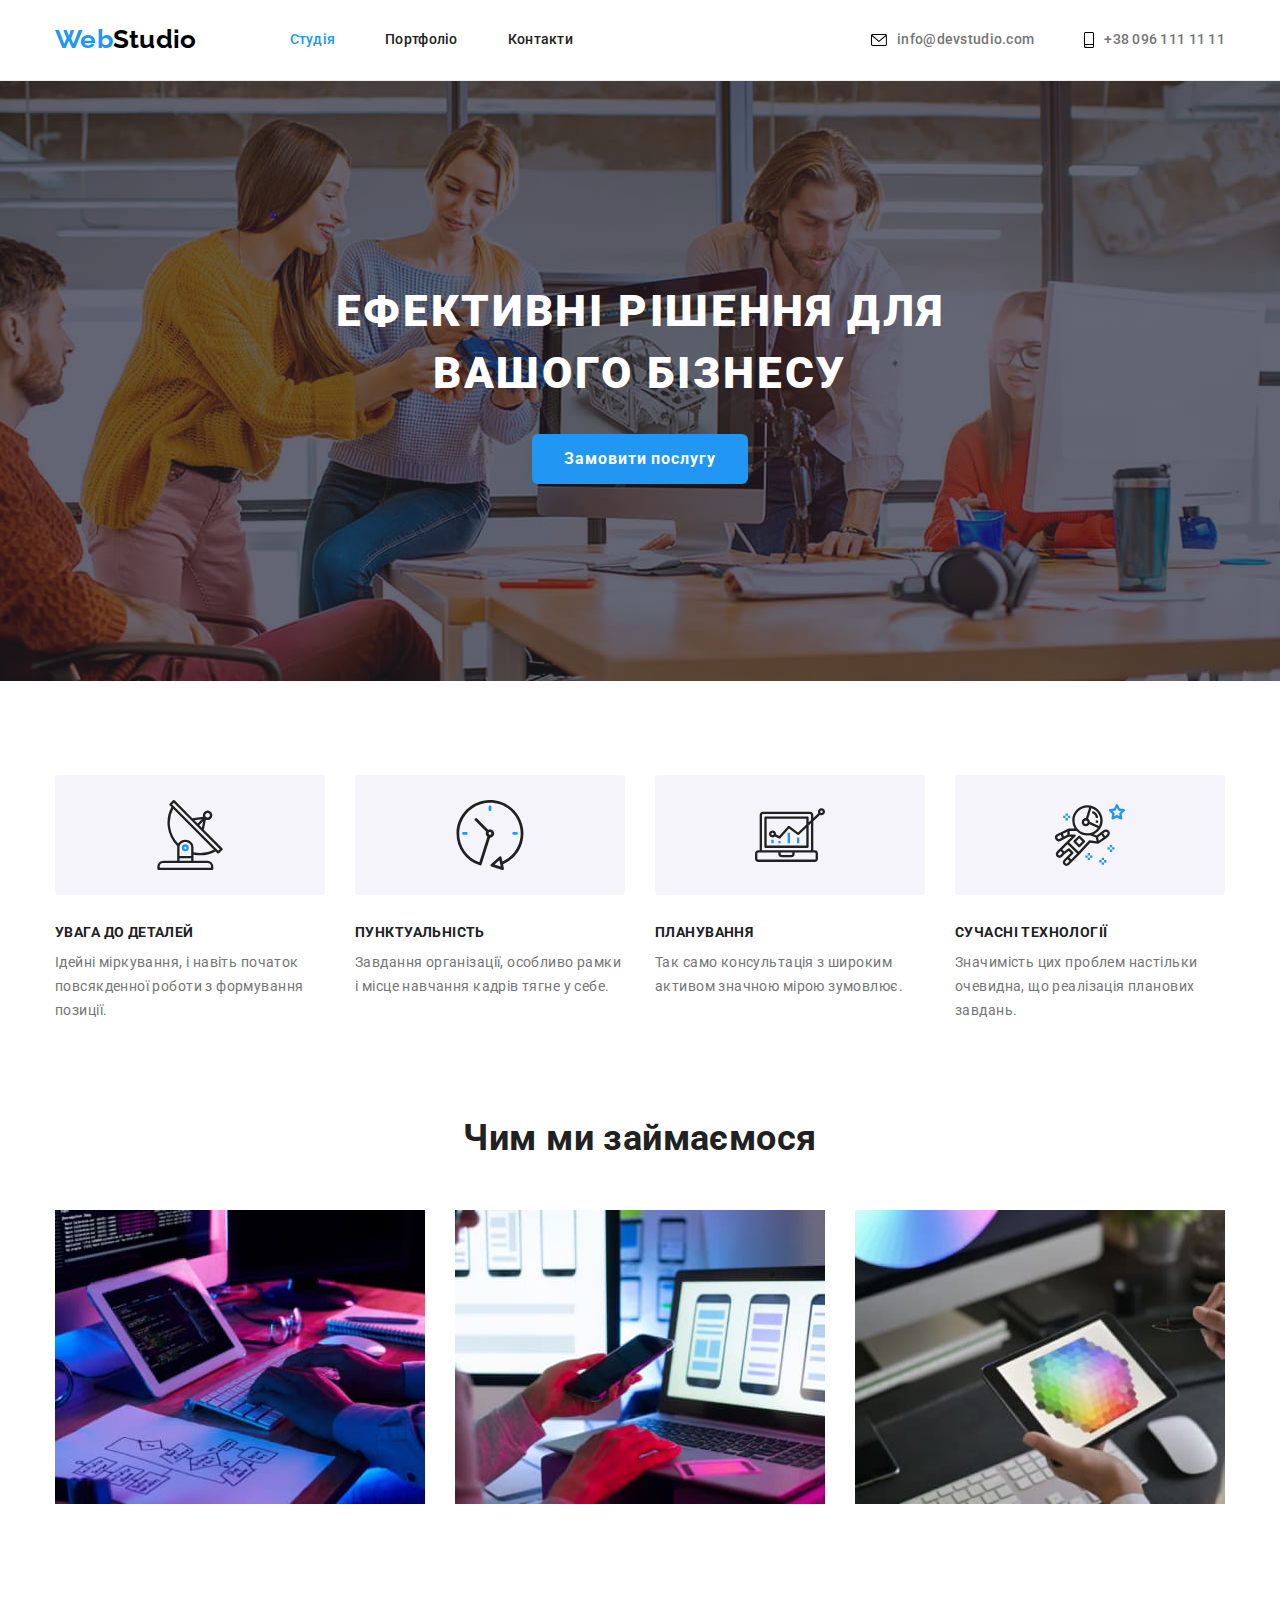
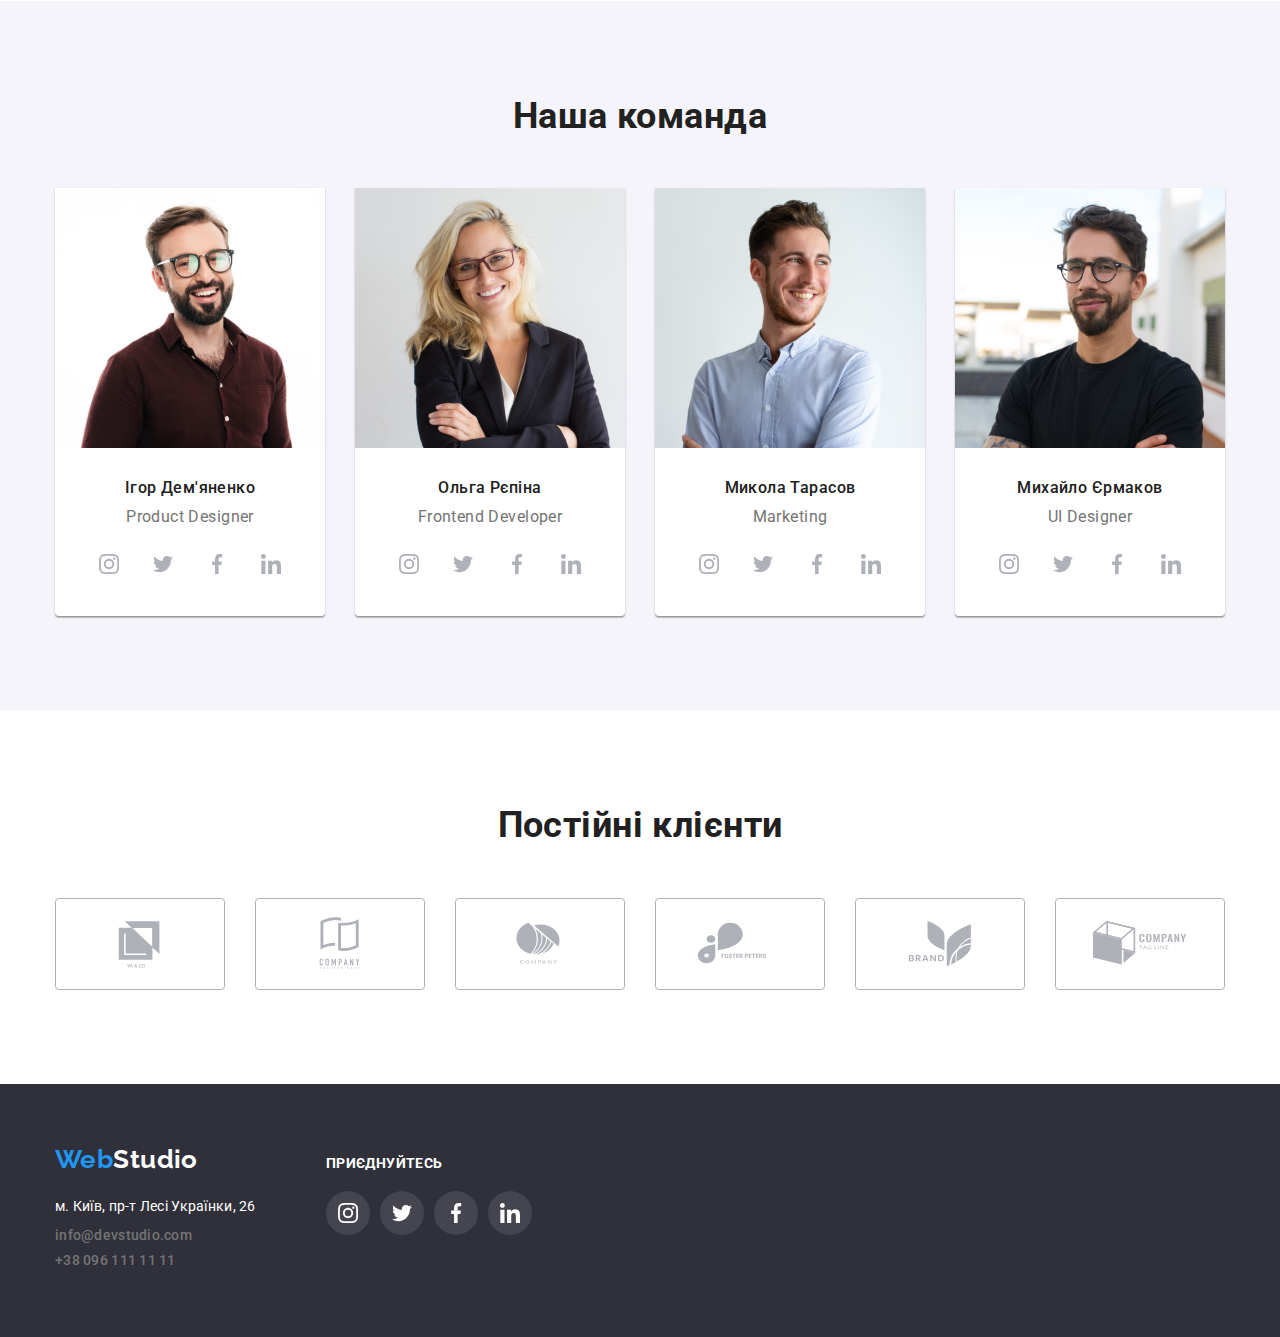
<file: index.html>
<!DOCTYPE html>
<html lang="uk">
<head>
    <meta charset="UTF-8">
    <meta http-equiv="X-UA-Compatible" content="IE=edge">
    <meta name="viewport" content="width=device-width, initial-scale=1.0">
    <title>Web Studio</title>
    <link rel="preconnect" href="https://fonts.googleapis.com">
    <link rel="preconnect" href="https://fonts.gstatic.com" crossorigin>
    <link href="https://fonts.googleapis.com/css2?family=Raleway:wght@700&family=Roboto:wght@400;500;700;900&display=swap" rel="stylesheet">
    <link rel="stylesheet" href="https://cdnjs.cloudflare.com/ajax/libs/modern-normalize/1.1.0/modern-normalize.min.css">
    <link rel="stylesheet" href="./css/styles.css">
</head>
<body>
    <!-- header -->
    
    <header class="header">
        <div class="container flex-align">
        <!-- navigation to other pages -->
            <nav class="header-nav">
                <a href="/" class="logo"><span class="logo-web">Web</span>Studio</a>
                <ul class="page-links list">
                    <li class="item"><a href="./index.html" class="header-nav-link link current">Студія</a></li>
                    <li class="item"><a href="./portfolio.html" class="header-nav-link link">Портфоліо</a></li>
                    <li class="item"><a href="" class="header-nav-link link">Контакти</a></li>
                </ul>
            </nav>
            <!-- header address -->
            <ul class="header-nav list">                
                <li class="item">
                    <a href="mailto:info@devstudio.com" class="contacts-nav">
                        <svg class="envelope" width="16px" height="12px">
                            <use href="./images/icons.svg#icon-envelope"></use>
                        </svg>
                        <span>info@devstudio.com</span>
                    </a>
                </li>
                <li class="item">
                    <a href="tel:+38 096 111 11 11" class="contacts-nav">
                        <svg class="smartphone" width="10px" height="16px">
                            <use href="./images/icons.svg#icon-smartphone"></use>
                        </svg>
                        <span>+38 096 111 11 11</span>
                    </a>
                </li>
            </ul>
        </div>
    </header>
    
    <!-- main -->
    <main>
        <!-- hero -->
        <section class="hero section hero-bg">
            <div class="container">
                <h1 class="hero-title">Ефективні рішення для<br>вашого бізнесу</h1>
                <button type="button" class="btn primary">Замовити послугу</button>
            </div>        
        </section>
        
        <!-- about -->
        <section class="about section">
            <div class="container">
                <h2 class="title visually-hidden">Наші принципи</h2>
                <ul class="about list">
                    <li class="about-item">
                        <div class="about-container">
                            <svg class="about-icon" width="70px" height="70px">
                                <use href="./images/icons.svg#icon-antenna"></use>
                            </svg>
                        </div>
                        <h3 class="feature">УВАГА ДО ДЕТАЛЕЙ</h3>
                        <p class="feature-info">Ідейні міркування, і навіть початок повсякденної роботи з формування позиції.</p>
                    </li>
                    <li class="about-item">
                        <div class="about-container">
                            <svg class="about-icon" width="70px" height="70px">
                                <use href="./images/icons.svg#icon-clock"></use>
                            </svg>
                        </div>
                        <h3 class="feature">ПУНКТУАЛЬНІСТЬ</h3>
                        <p class="feature-info">Завдання організації, особливо рамки і місце навчання кадрів тягне у себе.</p>
                    </li>
                    <li class="about-item">
                        <div class="about-container">
                            <svg class="about-icon" width="70px" height="70px">
                                <use href="./images/icons.svg#icon-diagram"></use>
                            </svg>
                        </div>
                        <h3 class="feature">ПЛАНУВАННЯ</h3>
                        <p class="feature-info">Так само консультація з широким активом значною мірою зумовлює.</p>
                    </li>
                    <li class="about-item">
                        <div class="about-container">
                            <svg class="about-icon" width="70px" height="70px">
                                <use href="./images/icons.svg#icon-astronaut"></use>
                            </svg>
                        </div>
                        <h3 class="feature">СУЧАСНІ ТЕХНОЛОГІЇ</h3>
                        <p class="feature-info">Значимість цих проблем настільки очевидна, що реалізація планових завдань.</p>
                    </li>
                </ul>
            </div>
        </section>
        
        <!-- what we do -->
        <section class="we-do section">
                <div class="container">
                <h2 class="title">Чим ми займаємося</h2>
                <ul class="we-do list">
                    <li><img src="./images/box1.jpg" alt="coding" width="370"></li>
                    <li><img src="./images/box2.jpg" alt="optimizing" width="370"></li>
                    <li><img src="./images/box3.jpg" alt="styling" width="370"></li>
                </ul>
            </div>
        </section>
        
        <!-- crew -->
        <section class="crew section">
                <div class="container">
                    <h2 class="title">Наша команда</h2>
                    <ul class="crew list">
                        <li class="crew item">                            
                            <img class="no-gap" src="./images/crew1.jpg" alt="Ihor" width="270">
                            <div class="crew-item">
                                <h3 class="feature crew">Ігор Дем'яненко</h3>
                                <p class="crew-info">Product Designer</p>
                                <ul class="social-icons list">
                                    <li class="icon-item">
                                        <a href="" class="social-link link">
                                            <svg class="social-icon" width="20px" height="20px">
                                                <use href="./images/icons.svg#icon-instagram"></use>
                                            </svg>
                                        </a>
                                    </li>
                                    <li class="icon-item">
                                        <a href="" class="social-link link">
                                            <svg class="social-icon" width="20px" height="20px">
                                                <use href="./images/icons.svg#icon-twitter"></use>
                                            </svg>
                                        </a>
                                    </li>
                                    <li class="icon-item">
                                        <a href="" class="social-link link">
                                            <svg class="social-icon" width="20px" height="20px">
                                                <use href="./images/icons.svg#icon-facebook"></use>
                                            </svg>
                                        </a>
                                    </li>
                                    <li class="icon-item">
                                        <a href="" class="social-link link">
                                            <svg class="social-icon" width="20px" height="20px">
                                                <use href="./images/icons.svg#icon-linkedin"></use>
                                            </svg>
                                        </a>
                                    </li>
                                </ul>
                            </div>                            
                        </li>
                        <li class="crew item">                            
                            <img class="no-gap" src="./images/crew2.jpg" alt="Olga" width="270">
                            <div class="crew-item">
                                <h3 class="feature crew">Ольга Рєпіна</h3>
                                <p class="crew-info">Frontend Developer</p>
                                <ul class="social-icons list">
                                    <li class="icon-item">
                                        <a href="" class="social-link link">
                                            <svg class="social-icon" width="20px" height="20px">
                                                <use href="./images/icons.svg#icon-instagram"></use>
                                            </svg>
                                        </a>
                                    </li>
                                    <li class="icon-item">
                                        <a href="" class="social-link link">
                                            <svg class="social-icon" width="20px" height="20px">
                                                <use href="./images/icons.svg#icon-twitter"></use>
                                            </svg>
                                        </a>
                                    </li>
                                    <li class="icon-item">
                                        <a href="" class="social-link link">
                                            <svg class="social-icon" width="20px" height="20px">
                                                <use href="./images/icons.svg#icon-facebook"></use>
                                            </svg>
                                        </a>
                                    </li>
                                    <li class="icon-item">
                                        <a href="" class="social-link link">
                                            <svg class="social-icon" width="20px" height="20px">
                                                <use href="./images/icons.svg#icon-linkedin"></use>
                                            </svg>
                                        </a>
                                    </li>
                                </ul>
                            </div>                            
                        </li>
                        <li class="crew item">                            
                            <img class="no-gap" src="./images/crew3.jpg" alt="Mykhola" width="270">
                            <div class="crew-item">
                                <h3 class="feature crew">Микола Тарасов</h3>
                                <p class="crew-info">Marketing</p>
                                <ul class="social-icons list">
                                    <li class="icon-item">
                                        <a href="" class="social-link link">
                                            <svg class="social-icon" width="20px" height="20px">
                                                <use href="./images/icons.svg#icon-instagram"></use>
                                            </svg>
                                        </a>
                                    </li>
                                    <li class="icon-item">
                                        <a href="" class="social-link link">
                                            <svg class="social-icon" width="20px" height="20px">
                                                <use href="./images/icons.svg#icon-twitter"></use>
                                            </svg>
                                        </a>
                                    </li>
                                    <li class="icon-item">
                                        <a href="" class="social-link link">
                                            <svg class="social-icon" width="20px" height="20px">
                                                <use href="./images/icons.svg#icon-facebook"></use>
                                            </svg>
                                        </a>
                                    </li>
                                    <li class="icon-item">
                                        <a href="" class="social-link link">
                                            <svg class="social-icon" width="20px" height="20px">
                                                <use href="./images/icons.svg#icon-linkedin"></use>
                                            </svg>
                                        </a>
                                    </li>
                                </ul>
                            </div>                            
                        </li>
                        <li class="crew item">                            
                            <img class="no-gap" src="./images/crew4.jpg" alt="Mykhailo" width="270">
                            <div class="crew-item">
                                <h3 class="feature crew">Михайло Єрмаков</h3>
                                <p class="crew-info">UI Designer</p>
                                <ul class="social-icons list">
                                    <li class="icon-item">
                                        <a href="" class="social-link link">
                                            <svg class="social-icon" width="20px" height="20px">
                                                <use href="./images/icons.svg#icon-instagram"></use>
                                            </svg>
                                        </a>
                                    </li>
                                    <li class="icon-item">
                                        <a href="" class="social-link link">
                                            <svg class="social-icon" width="20px" height="20px">
                                                <use href="./images/icons.svg#icon-twitter"></use>
                                            </svg>
                                        </a>
                                    </li>
                                    <li class="icon-item">
                                        <a href="" class="social-link link">
                                            <svg class="social-icon" width="20px" height="20px">
                                                <use href="./images/icons.svg#icon-facebook"></use>
                                            </svg>
                                        </a>
                                    </li>
                                    <li class="icon-item">
                                        <a href="" class="social-link link">
                                            <svg class="social-icon" width="20px" height="20px">
                                                <use href="./images/icons.svg#icon-linkedin"></use>
                                            </svg>
                                        </a>
                                    </li>
                                </ul>
                            </div>                            
                        </li>
                    </ul>
                </div>
        </section>

        <!-- clients -->
        <section class="clients section">
            <div class="container">
                <h2 class="title">Постійні клієнти</h2>
                <ul class="clients list">
                    <li class="client-item">
                        <a href="/" class="client-link">
                            <svg class="logo-icon" width="106px" height="60px">
                                <use href="./images/icons.svg#icon-logo"></use>
                            </svg>
                        </a>
                    </li>
                    <li class="client-item">
                        <a href="/" class="client-link">
                            <svg class="logo-icon" width="106px" height="60px">
                                <use href="./images/icons.svg#icon-logo-1"></use>
                            </svg>
                        </a>
                    </li>
                    <li class="client-item">
                        <a href="/" class="client-link">
                            <svg class="logo-icon" width="106px" height="60px">
                                <use href="./images/icons.svg#icon-logo-2"></use>
                            </svg>
                        </a>
                    </li>
                    <li class="client-item">
                        <a href="/" class="client-link">
                            <svg class="logo-icon" width="106px" height="60px">
                                <use href="./images/icons.svg#icon-logo-3"></use>
                            </svg>
                        </a>
                    </li>
                    <li class="client-item">
                        <a href="/" class="client-link">
                            <svg class="logo-icon" width="106px" height="60px">
                                <use href="./images/icons.svg#icon-logo-4"></use>
                            </svg>
                        </a>
                    </li>
                    <li class="client-item">
                        <a href="/" class="client-link">
                            <svg class="logo-icon" width="106px" height="60px">
                                <use href="./images/icons.svg#icon-logo-5"></use>
                            </svg>
                        </a>
                    </li>
                </ul>
            </div>
        </section>
    </main>

    <!-- footer -->
    <footer class="footer">
        <div class="container">
            <div class="address-links">
                <a href="/" class="footer logo"><span class="logo-web">Web</span>Studio</a>
            <address class="address-list">
                <ul class="address-list list">
                    <li><a href="https://goo.gl/maps/iMWKFZ3eY1f8vixX7" class="contacts-nav address">м. Київ, пр-т Лесі Українки, 26</a></li>
                    <li><a href="mailto:info@devstudio.com" class="contacts-nav link">info@devstudio.com</a></li>
                    <li><a href="tel:+38 096 111 11 11" class="contacts-nav link">+38 096 111 11 11</a></li>
                </ul>
            </address>
            </div>
            <div class="social-links">
                <strong class="strong">приєднуйтесь</strong>
                <ul class="social-icons list">
                    <li class="icon-item">
                        <a href="/" class="social-link link">
                            <svg class="social-icon" width="20px" height="20px">
                                <use href="./images/icons.svg#icon-instagram"></use>
                            </svg>
                        </a>
                    </li>
                    <li class="icon-item">
                        <a href="/" class="social-link link">
                            <svg class="social-icon" width="20px" height="20px">
                                <use href="./images/icons.svg#icon-twitter"></use>
                            </svg>
                        </a>
                    </li>
                    <li class="icon-item">
                        <a href="/" class="social-link link">
                            <svg class="social-icon" width="20px" height="20px">
                                <use href="./images/icons.svg#icon-facebook"></use>
                            </svg>
                        </a>
                    </li>
                    <li class="icon-item">
                        <a href="/" class="social-link link">
                            <svg class="social-icon" width="20px" height="20px">
                                <use href="./images/icons.svg#icon-linkedin"></use>
                            </svg>
                        </a>
                    </li>
                </ul>
            </div>
        </div>
    </footer>
</body>
</html>
</file>
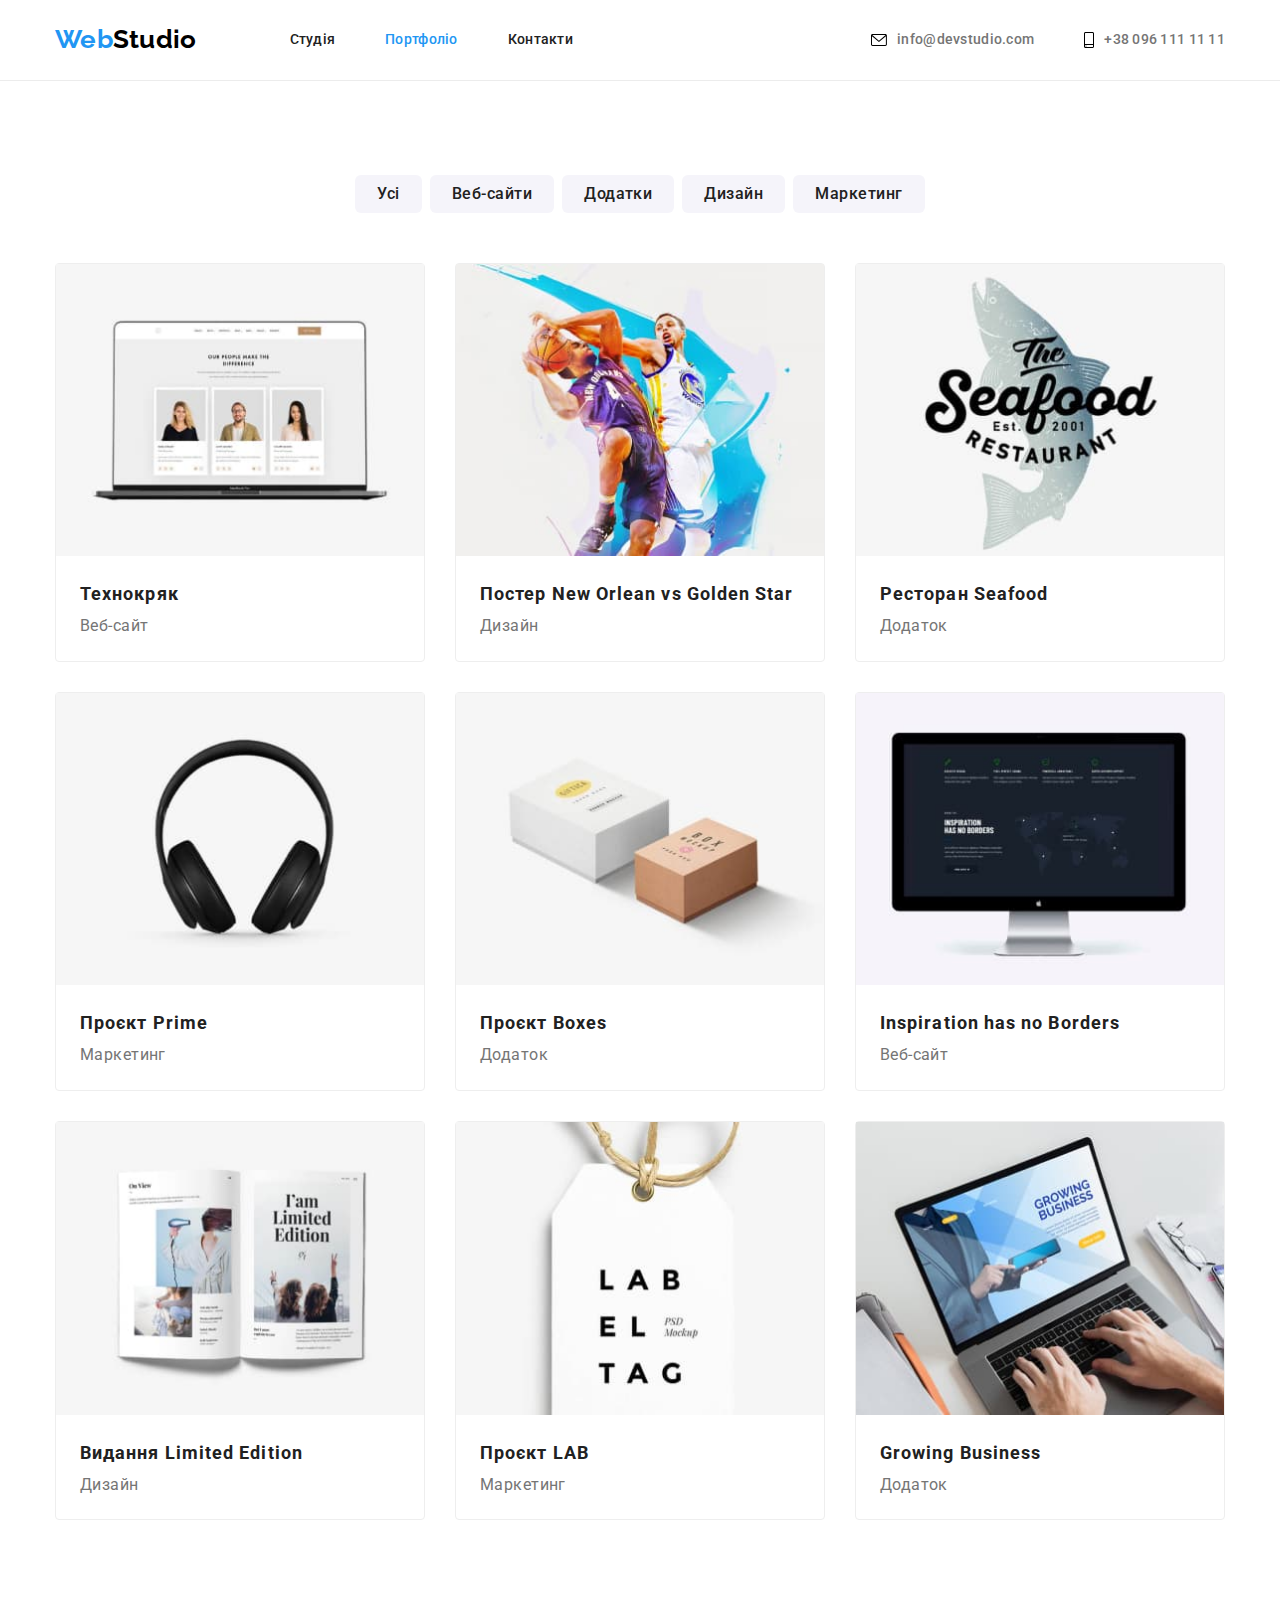
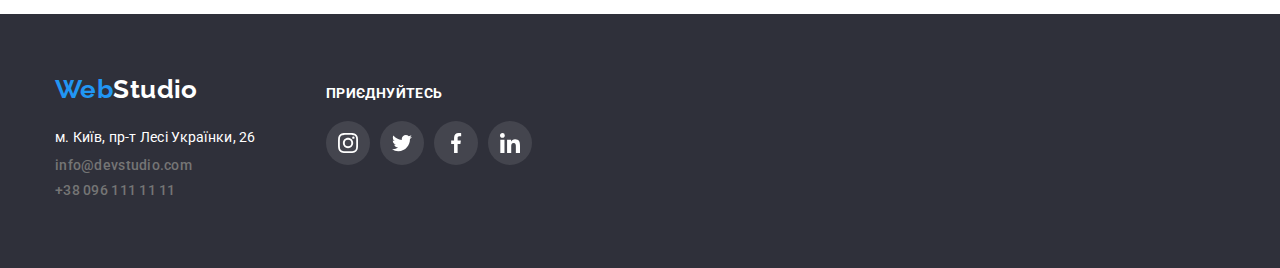
<file: portfolio.html>
<!DOCTYPE html>
<html lang="uk">
<head>
    <meta charset="UTF-8">
    <meta http-equiv="X-UA-Compatible" content="IE=edge">
    <meta name="viewport" content="width=device-width, initial-scale=1.0">
    <title>Portfolio</title>
    <link rel="preconnect" href="https://fonts.googleapis.com">
    <link rel="preconnect" href="https://fonts.gstatic.com" crossorigin>
    <link href="https://fonts.googleapis.com/css2?family=Raleway:wght@700&family=Roboto:wght@400;500;700;900&display=swap" rel="stylesheet">
    <link rel="stylesheet" href="https://cdnjs.cloudflare.com/ajax/libs/modern-normalize/1.1.0/modern-normalize.min.css">
    <link rel="stylesheet" href="./css/styles.css">
</head>
<body>
    <!-- header -->
    <header class="header">
        <div class="container flex-align">
        <!-- navigation to other pages -->
            <nav class="header-nav">
                <a href="/" class="logo"><span class="logo-web">Web</span>Studio</a>
                <ul class="page-links list">
                    <li class="item"><a href="./index.html" class="header-nav-link link">Студія</a></li>
                    <li class="item"><a href="./portfolio.html" class="header-nav-link link current">Портфоліо</a></li>
                    <li class="item"><a href="" class="header-nav-link link">Контакти</a></li>
                </ul>
            </nav>
            <!-- header address -->
            <ul class="header-nav list">                
                <li class="item">
                    <a href="mailto:info@devstudio.com" class="contacts-nav">
                        <svg class="envelope" width="16px" height="12px">
                            <use href="./images/icons.svg#icon-envelope"></use>
                        </svg>
                        <span>info@devstudio.com</span>
                    </a>
                </li>
                <li class="item">
                    <a href="tel:+38 096 111 11 11" class="contacts-nav">
                        <svg class="smartphone" width="10px" height="16px">
                            <use href="./images/icons.svg#icon-smartphone"></use>
                        </svg>
                        <span>+38 096 111 11 11</span>
                    </a>
                </li>
            </ul>
        </div>
    </header>

    <main class="main">
        <!-- filters -->
        <section class="filters section">
            <div class="container">
                <h1 class="visually-hidden">Фільтри проєктів</h1>
                <ul class="filters list">
                    <li class="filter item">
                        <button type="button" class="btn secondary">Усі</button>
                    </li>
                    <li class="filter item">
                        <button type="button" class="btn secondary">Веб-сайти</button>
                    </li>
                    <li class="filter item">
                        <button type="button" class="btn secondary">Додатки</button>
                    </li>
                    <li class="filter item">
                        <button type="button" class="btn secondary">Дизайн</button>
                    </li>
                    <li class="filter item">
                        <button type="button" class="btn secondary">Маркетинг</button>
                    </li>
                </ul>
                <!-- projets list -->
                <ul class="projects list">
                    <li class="projects-list-item">
                        <a href="" class="project link">
                            <img class="img no-gap" src="./images/project1.jpg" alt="Technocrack" width="370">
                            <div class="project-item">
                                <h2 class="project-title">Технокряк</h2>
                                <p class="project-type">Веб-сайт</p>
                            </div>
                        </a>
                    </li>
                    <li class="projects-list-item">
                        <a href="" class="project link">
                            <img class="img no-gap" src="./images/project2.jpg" alt="Poster New Orlean vs Golden Star" width="370">
                            <div class="project-item">
                                <h2 class="project-title">Постер New Orlean vs Golden Star</h2>
                                <p class="project-type">Дизайн</p>
                            </div>
                        </a>
                    </li>
                    <li class="projects-list-item">
                        <a href="" class="project link">
                            <img class="img no-gap" src="./images/project3.jpg" alt="Seafood restaurant" width="370">
                            <div class="project-item">
                                <h2 class="project-title">Ресторан Seafood</h2>
                                <p class="project-type">Додаток</p>
                            </div>
                        </a>
                    </li>
                    <li class="projects-list-item">
                        <a href="" class="project link">
                            <img class="img no-gap" src="./images/project4.jpg" alt="Project Prime" width="370">
                            <div class="project-item">
                                <h2 class="project-title">Проєкт Prime</h2>
                                <p class="project-type">Маркетинг</p>
                            </div>
                        </a>
                    </li>
                    <li class="projects-list-item">
                        <a href="" class="project link">
                            <img class="img no-gap" src="./images/project5.jpg" alt="Project Boxes App" width="370">
                            <div class="project-item">
                                <h2 class="project-title">Проєкт Boxes</h2>
                                <p class="project-type">Додаток</p>
                            </div>
                        </a>
                    </li>
                    <li class="projects-list-item">
                        <a href="" class="project link">
                            <img class="img no-gap" src="./images/project6.jpg" alt="Inspiration has no Borders Web-site" width="370">
                            <div class="project-item">
                                <h2 class="project-title">Inspiration has no Borders</h2>
                                <p class="project-type">Веб-сайт</p>
                            </div>
                        </a>
                    </li>
                    <li class="projects-list-item">
                        <a href="" class="project link">
                            <img class="img no-gap" src="./images/project7.jpg" alt="Limited Edition Pub." width="370">
                            <div class="project-item">
                                <h2 class="project-title">Видання Limited Edition</h2>
                                <p class="project-type">Дизайн</p>
                            </div>
                        </a>
                    </li>
                    <li class="projects-list-item">
                        <a href="" class="project link">
                            <img class="img no-gap" src="./images/project8.jpg" alt="Project LAB" width="370">
                            <div class="project-item">
                                <h2 class="project-title">Проєкт LAB</h2>
                                <p class="project-type">Маркетинг</p>
                            </div>
                        </a>
                    </li>
                    <li class="projects-list-item">
                        <a href="" class="project link">
                            <img class="img no-gap" src="./images/project9.jpg" alt="Growing Business App" width="370">
                            <div class="project-item">
                                <h2 class="project-title">Growing Business</h2>
                                <p class="project-type">Додаток</p>
                            </div>
                        </a>
                    </li>
                </ul>
            </div>            
        </section>
    </main>
    <!-- footer -->
    <footer class="footer">
        <div class="container">
            <div class="address-links">
                <a href="/" class="footer logo"><span class="logo-web">Web</span>Studio</a>
            <address class="address-list">
                <ul class="address-list list">
                    <li><a href="https://goo.gl/maps/iMWKFZ3eY1f8vixX7" class="contacts-nav address">м. Київ, пр-т Лесі Українки, 26</a></li>
                    <li><a href="mailto:info@devstudio.com" class="contacts-nav link">info@devstudio.com</a></li>
                    <li><a href="tel:+38 096 111 11 11" class="contacts-nav link">+38 096 111 11 11</a></li>
                </ul>
            </address>
            </div>
            <div class="social-links">
                <strong class="strong">приєднуйтесь</strong>
                <ul class="social-icons list">
                    <li class="icon-item">
                        <a href="/" class="social-link link">
                            <svg class="social-icon" width="20px" height="20px">
                                <use href="./images/icons.svg#icon-instagram"></use>
                            </svg>
                        </a>
                    </li>
                    <li class="icon-item">
                        <a href="/" class="social-link link">
                            <svg class="social-icon" width="20px" height="20px">
                                <use href="./images/icons.svg#icon-twitter"></use>
                            </svg>
                        </a>
                    </li>
                    <li class="icon-item">
                        <a href="/" class="social-link link">
                            <svg class="social-icon" width="20px" height="20px">
                                <use href="./images/icons.svg#icon-facebook"></use>
                            </svg>
                        </a>
                    </li>
                    <li class="icon-item">
                        <a href="/" class="social-link link">
                            <svg class="social-icon" width="20px" height="20px">
                                <use href="./images/icons.svg#icon-linkedin"></use>
                            </svg>
                        </a>
                    </li>
                </ul>
            </div>
        </div>
    </footer>
</body>
</html>
</file>
<file: css/styles.css>
:root {
    --primary-backgroung-color: #FFFFFF;
    --primary-text-color: #757575;
    --secondary-background-color: #F5F4FA;
    --accent-color: #2196F3;
    --title-features-color: #212121;
    --hero-background-color: #2F303A;
    --hero-text-color: #FFFFFF;
    --footer-color: #2F303A;
    --footer-text-color: #FFFFFF;
    --footer-contacts-color: rgba(255, 255, 255, 0.6);
    --button-text-accent-color: #FFFFFF;
}

/* general */
body {
    background-color: var(--primary-backgroung-color);
    color: var(--primary-text-color);

    list-style: none;

    font-family: 'Roboto', sans-serif;
    font-size: 14px;
    letter-spacing: 0.03em;
}

h1, h2, h3 {
    margin: 0 auto;
}

p {
    margin: 0;
}

.container {
    width: 1200px;
    margin: 0 auto;
    padding-left: 15px;
    padding-right: 15px;
    /* outline: 2px solid tomato; */
}

.flex-align {
    display: flex;
    align-items: center;
}

.section {
    padding-top: 94px;
    padding-bottom: 94px;
}

.visually-hidden {
    position: absolute;
    width: 1px;
    height: 1px;
    margin: -1px;
    border: 0;
    padding: 0;

    white-space: nowrap;
    clip-path: inset(100%);
    clip: rect(0 0 0 0);
    overflow: hidden;
}

.no-gap {
    display: block;
}

/* buttons */
.btn {
    cursor: pointer;
    text-align: center;
    border: none;
}

.btn.primary {
    display: inline-flex;
    width: 216px;
    height: 50px;
    align-items: center;
    justify-content: center;
    border-radius: 6px;
    /* padding: 10px 32px; */

    background-color: var(--accent-color);
    color: var(--button-text-accent-color);

    font-family: inherit;
    font-weight: 700;
    font-size: 16px;
    line-height: 1.9;
    letter-spacing: 0.06em;
}

.btn.primary:hover,
.btn.primary:focus {
    background-color: #188CE8;
}

.btn.secondary {
    display: inline-block;
    border-radius: 6px;
    padding: 6px 22px;

    background-color: var(--secondary-background-color);
    color: var(--title-features-color);

    font-family: inherit;
    font-weight: 500;
    font-size: 16px;
    line-height: 1.6;
    text-align: center;
    letter-spacing: 0.03em;
}

/* lists */
.list {
    margin: 0;
    padding: 0;
    list-style: none;
}

/* links */
.link {
    text-decoration: none;
}

/* header */
.header {
    border-bottom: 1px solid #ECECEC;
}

.logo {
    display: block;
    padding-top: 24px;
    padding-bottom: 25px;

    color: #000000;

    font-family: 'Raleway', sans-serif;
    font-weight: 700;
    font-size: 26px;
    line-height: 1.2;
    text-decoration: none;
}

.logo .logo-web {
    color: var(--accent-color);
}

.header-nav,
.page-links {
    display: flex;
    align-items: center;
    justify-content: flex-start;
}

.page-links.list {
    margin-left: 93px;
}

.header-nav,
.contacts-nav {
    font-weight: 500;
    font-size: 14px;
    line-height: 1.14;
    letter-spacing: 0.02em;
}

.header-nav .item + .item {
    margin-left: 50px;
}

.header-nav .link {
    padding-top: 32px;
    padding-bottom: 32px;

    color: var(--title-features-color);
    text-decoration: none;
}

.header-nav .link:hover,
.header-nav .link:focus {
    color: var(--accent-color);
}

.header-nav .link.current {
    color: var(--accent-color);
}

.header-nav .list {
    margin-top: 0;
    margin-bottom: 0;
}

.header-nav.list {
    margin-left: auto;
}

.contacts-nav {
    display: flex;
    align-items: center;
    padding-top: 32px;
    padding-bottom: 32px;
    
    color: var(--primary-text-color);
    text-decoration: none;
}

.envelope,
.smartphone {
    margin-right: 10px;
}

.contacts-nav:hover,
.contacts-nav:focus {
    color: var(--accent-color);
    fill: var(--accent-color);
}

/* hero */
.hero {
    text-align: center;
    background-color: #2F303A;
    color: var(--hero-text-color);
    padding-top: 0;
    padding-bottom: 0;
}

.hero-bg {
    height: 600px;
    max-width: 1600px;
    margin-left: auto;
    margin-right: auto;

    background-image: linear-gradient(
        to right,
        rgba(47, 48, 58, 0.4),
        rgba(47, 48, 58, 0.4)),
        url(../images/hero.jpg);
    background-repeat: no-repeat;
    background-position: center;
    background-size: cover
}

.hero.section {
    padding: 200px 0;
}

.hero-title {
    /* padding: 46px; */
    margin-bottom: 30px;

    font-weight: 900;
    font-size: 44px;
    line-height: 1.4;
    text-align: center;
    letter-spacing: 0.06em;
    text-transform: uppercase;
}

 /* about */
.about.section {
    padding-bottom: 0;
}
.title {
    color: var(--title-features-color);

    font-weight: 700;
    font-size: 36px;
    line-height: 1.2;
    text-align: center;
}

.we-do .title {
    margin-bottom: 50px;
}

.about.list {
    display: flex;
    justify-content: space-between;
}

.we-do.list {
    display: flex;
    justify-content: space-between;
}

.about-item {
    /* margin-right: 30px; */
    width: 270px;
}

.about-container {
    display: flex;
    width: 270px;
    height: 120px;
    margin-bottom: 30px;
    align-items: center;
    justify-content: center;
    border-radius: 4px;
    
    background-color: #F5F4FA;
}

.feature {
    margin-bottom: 10px;

    color: var(--title-features-color);

    font-weight: 700;
    font-size: 14px;
    line-height: 1.14;
    text-transform: uppercase;
}

.feature-info {
    line-height: 1.7;
}

/* crew */
.crew {
    background-color: var(--secondary-background-color);
    text-transform: none;
}

.crew-item {
    padding: 30px 0;
}

.crew .title {
    margin-bottom: 50px;
}

.crew.list {
    display: flex;
    justify-content: space-between;
}

.crew.item {
    background-color: #fff;
    box-shadow: 0px 1px 3px rgba(0, 0, 0, 0.12), 0px 1px 1px rgba(0, 0, 0, 0.14), 0px 2px 1px rgba(0, 0, 0, 0.2);
    border-radius: 0 0 4px 4px;
}

.crew.item .social-icons {
    display: flex;
    justify-content: center;
    margin-top: 16px;
}

.crew.item .icon-item {
    width: 44px;
    height: 44px;
    margin-right: 10px;
}

.crew.item .social-link:hover,
.crew.item .social-link:focus {
    background-color: var(--accent-color);
    fill: #FFFFFF;
}

.crew.item .icon-item:last-child {
    margin-right: 0;
}

.crew.item .social-link {
    display: flex;
    height: 100%;
    width: 100%;
    align-items: center;
    justify-content: center;
    border-radius: 50%;
    fill: #AFB1B8;
}

.feature.crew {
    font-weight: 500;
    font-size: 16px;
    line-height: 1.2;
    text-align: center;

    background-color: #fff;
}

.crew-info {
    font-size: 16px;
    line-height: 1.2;
    text-align: center;

    color: var(--primary-text-color);
}

/* clients */

.clients {
    display: flex;
    align-items: center;
    justify-content: center;
}

.clients .client-item {
    display: flex;
    width: 170px;
    height: 92px;
    margin-top: 50px;
    margin-right: 30px;
}

.clients .client-item:last-child {
    margin-right: 0;
}


.client-link {
    display: flex;
    height: 100%;
    width: 100%;
    align-items: center;
    justify-content: center;

    color: #AFB1B8;
    border: 1px solid #AFB1B8;
    border-radius: 4px;
}

.client-link:hover,
.client-link:focus {
    color: var(--accent-color);
    border-color: var(--accent-color);
}

.logo-icon {
    fill: currentColor;
}

/* filters */
.filters.list {
    display: flex;
    justify-content: center;
    margin-bottom: 50px;
}

.filters .btn:hover,
.filters .btn:focus {
    background-color: var(--accent-color);
    color: var(--button-text-accent-color);
    box-shadow:
    0px 3px 1px rgba(0, 0, 0, 0.1),
    0px 1px 2px rgba(0, 0, 0, 0.08),
    0px 2px 2px rgba(0, 0, 0, 0.12);
}

.filter.item {
    margin-right: 8px;
}

.filter.item:last-child {
    margin-right: 0;
}

/* projects */
.projects.list {
    display: flex;
    flex-wrap: wrap;
    gap: 30px;
}

.projects-list-item {
    flex-basis: calc((100% - 60px) / 3);

    border: 1px solid #EEEEEE;
    border-radius: 4px;
}

.projects-list-item:hover,
.projects-list-item:focus {
    border: 1px solid #EEEEEE;
    box-shadow:
        0px 1px 1px rgba(0, 0, 0, 0.12),
        0px 4px 4px rgba(0, 0, 0, 0.06),
        1px 4px 6px rgba(0, 0, 0, 0.16);
}

.img {
    display: block;
    max-width: 100%;
    height: auto;
}

/* .projects-list-item {
    width: 370px;
    margin-right: 30px;
    margin-bottom: 30px;
}

.projects-list-item:nth-child(3n) {
    margin-right: 0;
}

.projects-list-item:nth-last-child(-n + 3) {
    margin-bottom: 0;
} */

.project.link {
    display: block;
}

.project-item {
    padding: 20px 24px;
}

.project-title {
    color: var(--title-features-color);

    font-weight: 700;
    font-size: 18px;
    line-height: 2;
    letter-spacing: 0.06em;
}

.project-type {
    color: var(--primary-text-color);

    font-size: 16px;
    line-height: 1.8;
}

/* footer */
.footer {
    padding: 60px 0;

    background-color: var(--footer-color);
}

.footer .container {
    display: flex;
    align-items: baseline;
}

.address-list {
    font-style: normal;
    text-decoration: none;
}

.contacts-nav.link,
.contacts-nav.address {
    display: block;
    padding-top: 0;
    padding-bottom: 0;
    margin-bottom: 9px;
}

.footer .address {
    color: var(--footer-text-color);
    font-weight: 400;
    font-size: 14px;
    line-height: 1.7;
}

.footer .address:hover,
.footer .address:focus {
    color: var(--accent-color);
}

.footer.logo {
    padding: 0;
    margin-bottom: 20px;

    color: var(--footer-text-color);

    text-decoration: none;
}

.footer > .contacts-nav.link {
    color: var(--footer-contacts-color);
    font-weight: 400;
    font-size: 14px;
    line-height: 1.7;
}

.footer .link:hover,
.footer .link:focus {
    color: var(--accent-color);
}

.footer .strong {
    line-height: 16px;
    text-transform: uppercase;

    color: var(--footer-text-color);
}

.social-links {
    margin-left: 70px;
}
.social-icons {
    display: flex;
    margin-top: 20px;
    justify-content: center;
}

.icon-item {
    display: flex;
    width: 44px;
    height: 44px;
    margin-right: 10px;
    background-color: rgba(255, 255, 255, 0.1);
    border-radius: 50%;
}

.icon-item:last-child {
    margin-right: 0;
}

.social-link {
    display: flex;
    height: 100%;
    width: 100%;
    align-items: center;
    justify-content: center;
    border-radius: 50%;
    fill: var(--footer-text-color);
}

.social-link:hover,
.social-link:focus {
    background-color: var(--accent-color);
}
</file>
